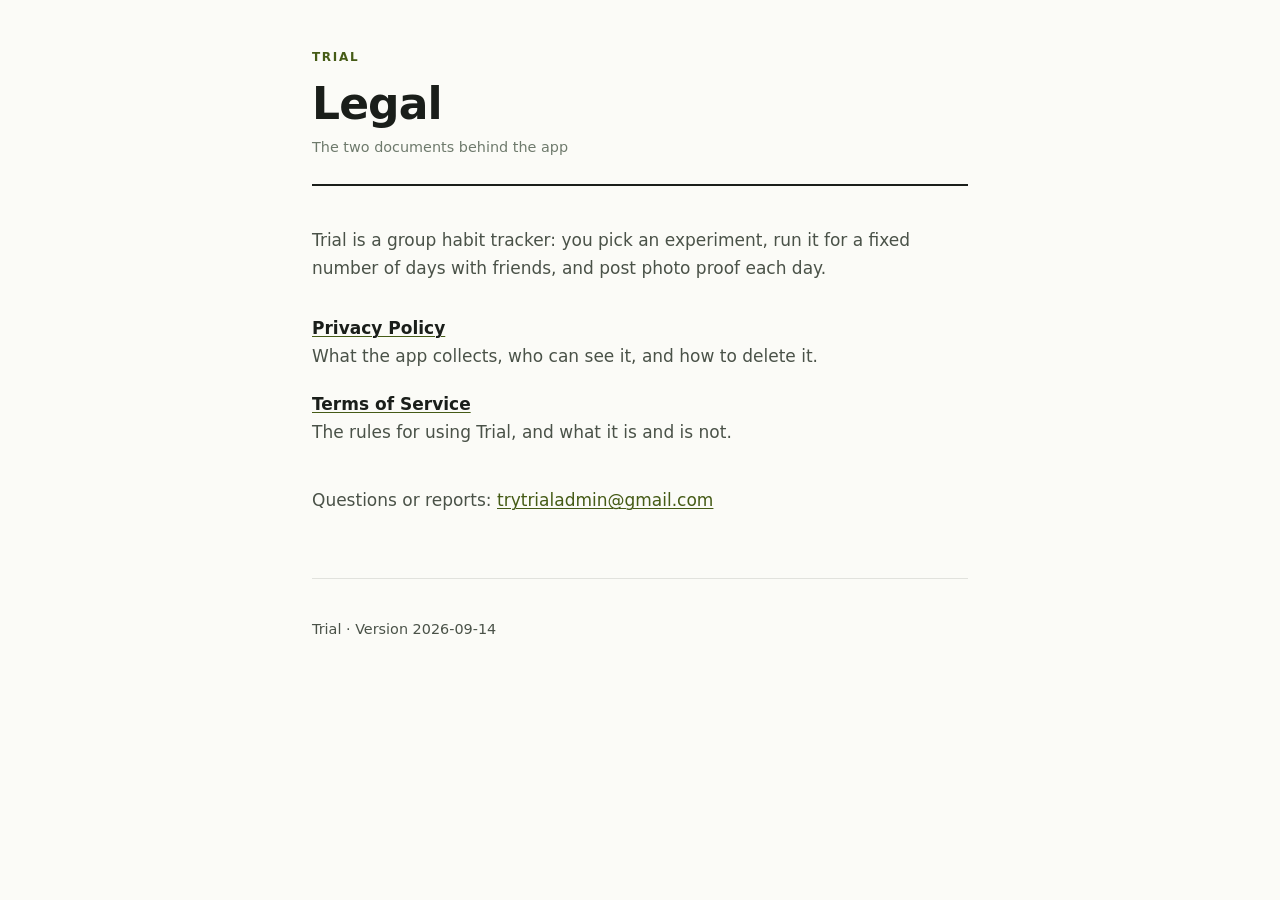
<file: index.html>
<!doctype html>
<html lang="en">
<head>
<meta charset="utf-8">
<meta name="viewport" content="width=device-width, initial-scale=1">
<title>Trial — Legal</title>
<link rel="stylesheet" href="style.css">
</head>
<body>
<div class="wrap">

<header>
  <p class="mark">Trial</p>
  <h1>Legal</h1>
  <p class="meta">The two documents behind the app</p>
</header>

<p>Trial is a group habit tracker: you pick an experiment, run it for a fixed number of
days with friends, and post photo proof each day.</p>

<p style="margin-top:2rem">
  <a href="privacy.html"><strong>Privacy Policy</strong></a><br>
  What the app collects, who can see it, and how to delete it.
</p>

<p style="margin-top:1.25rem">
  <a href="terms.html"><strong>Terms of Service</strong></a><br>
  The rules for using Trial, and what it is and is not.
</p>

<p style="margin-top:2.5rem">Questions or reports:
<a href="mailto:trytrialadmin@gmail.com">trytrialadmin@gmail.com</a></p>

<footer>
  <p>Trial · Version 2026-09-14</p>
</footer>

</div>
</body>
</html>
</file>
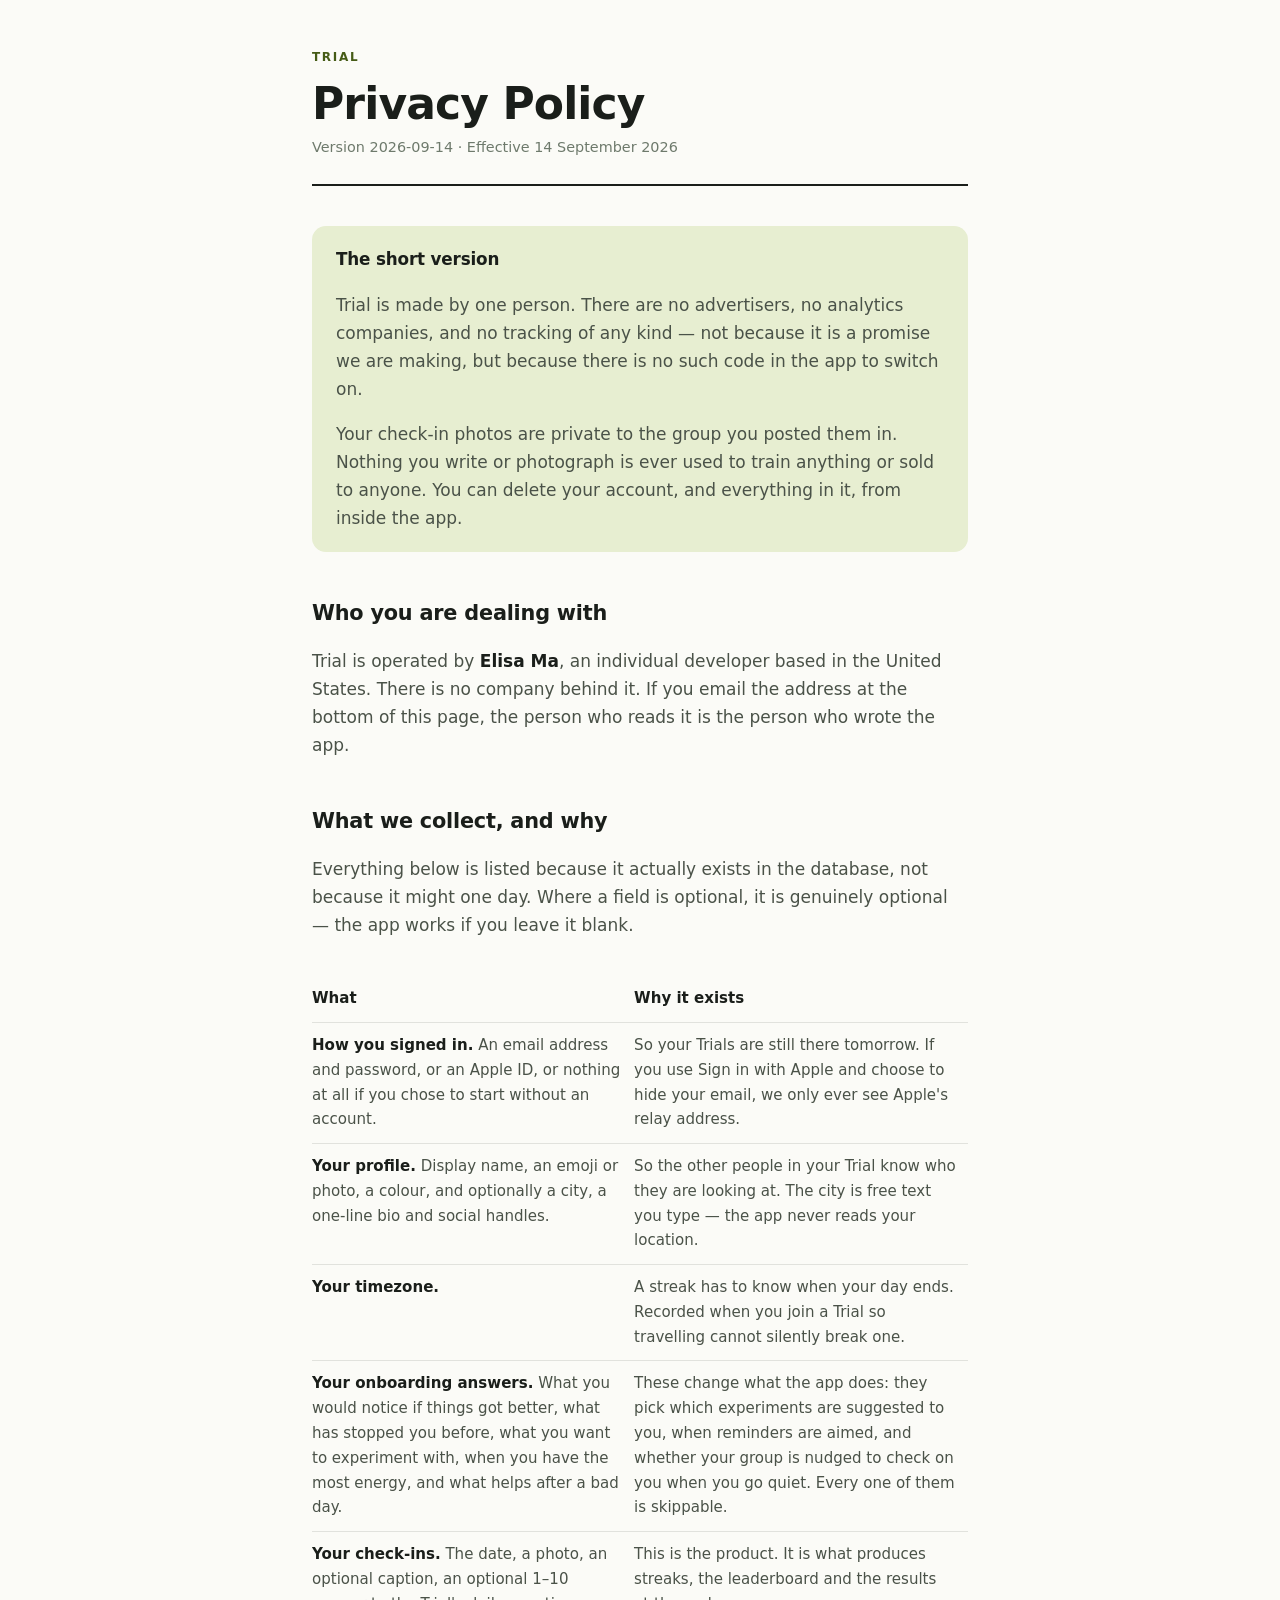
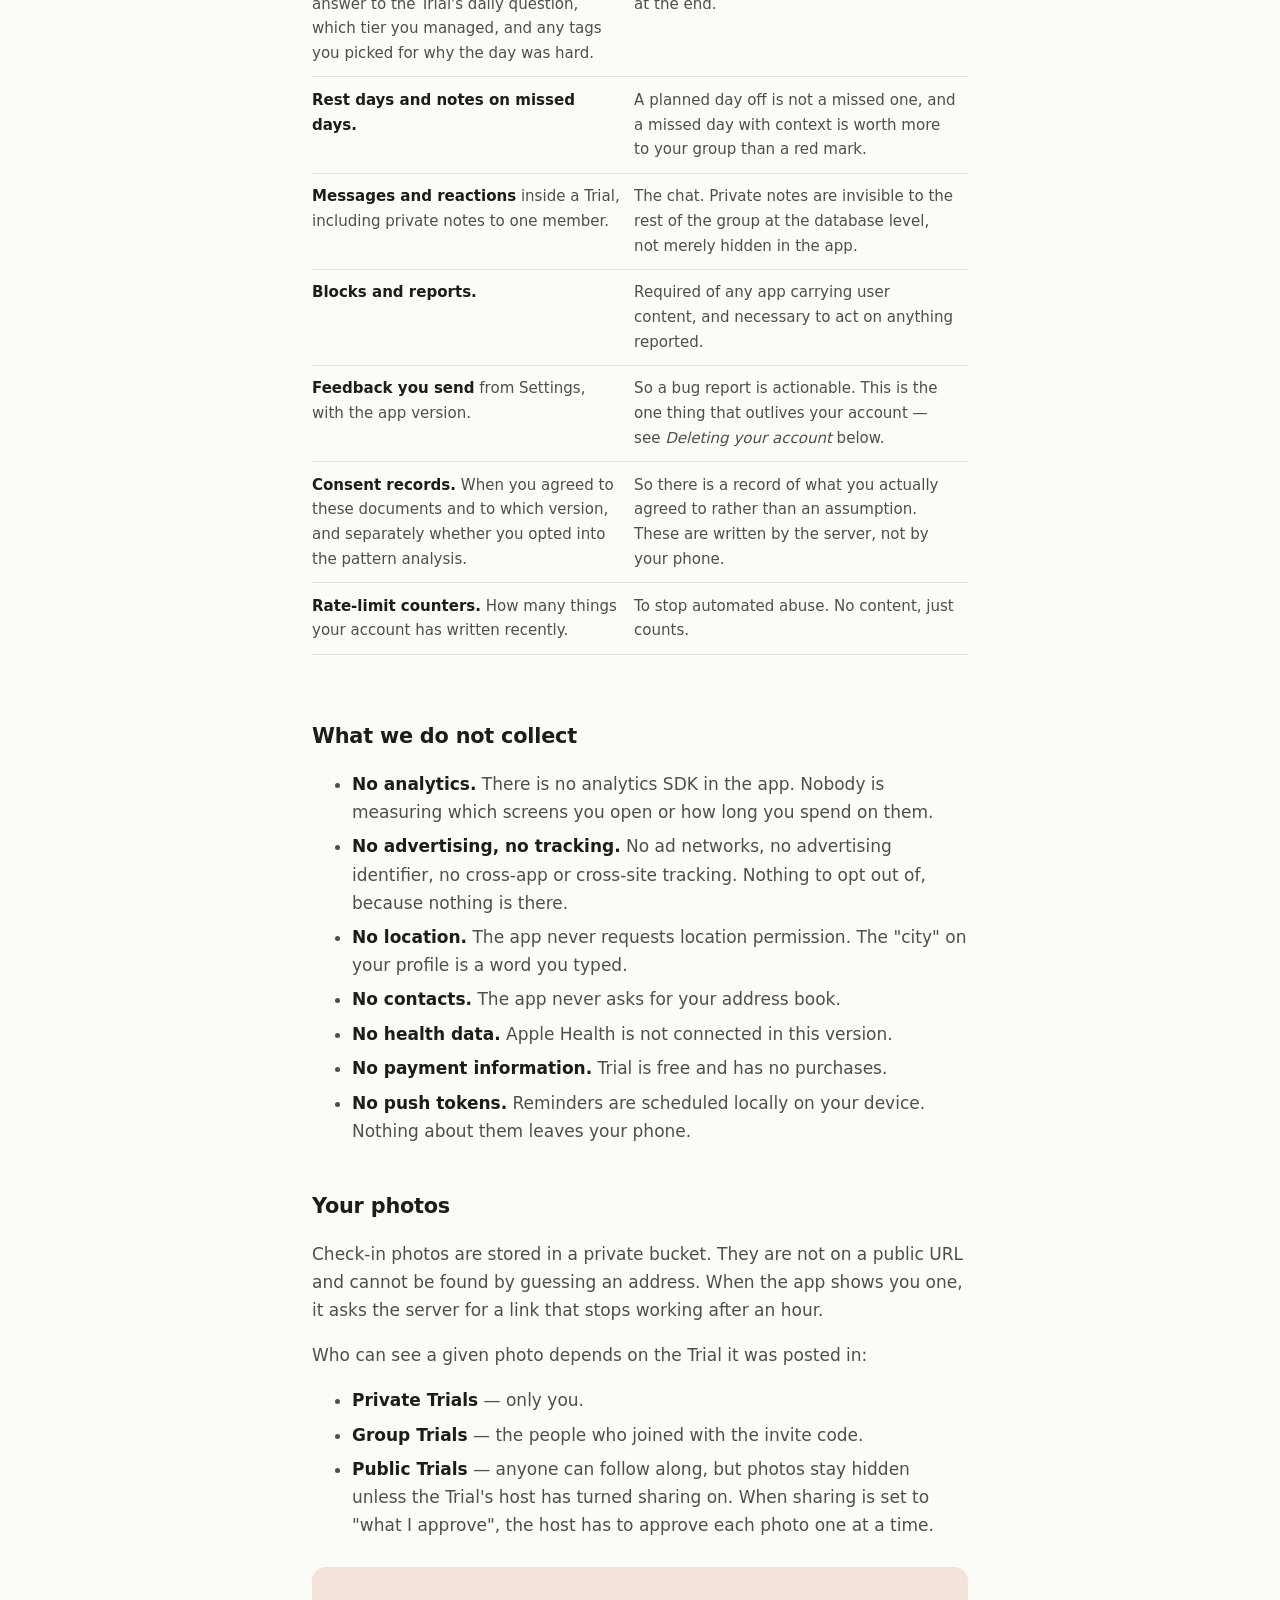
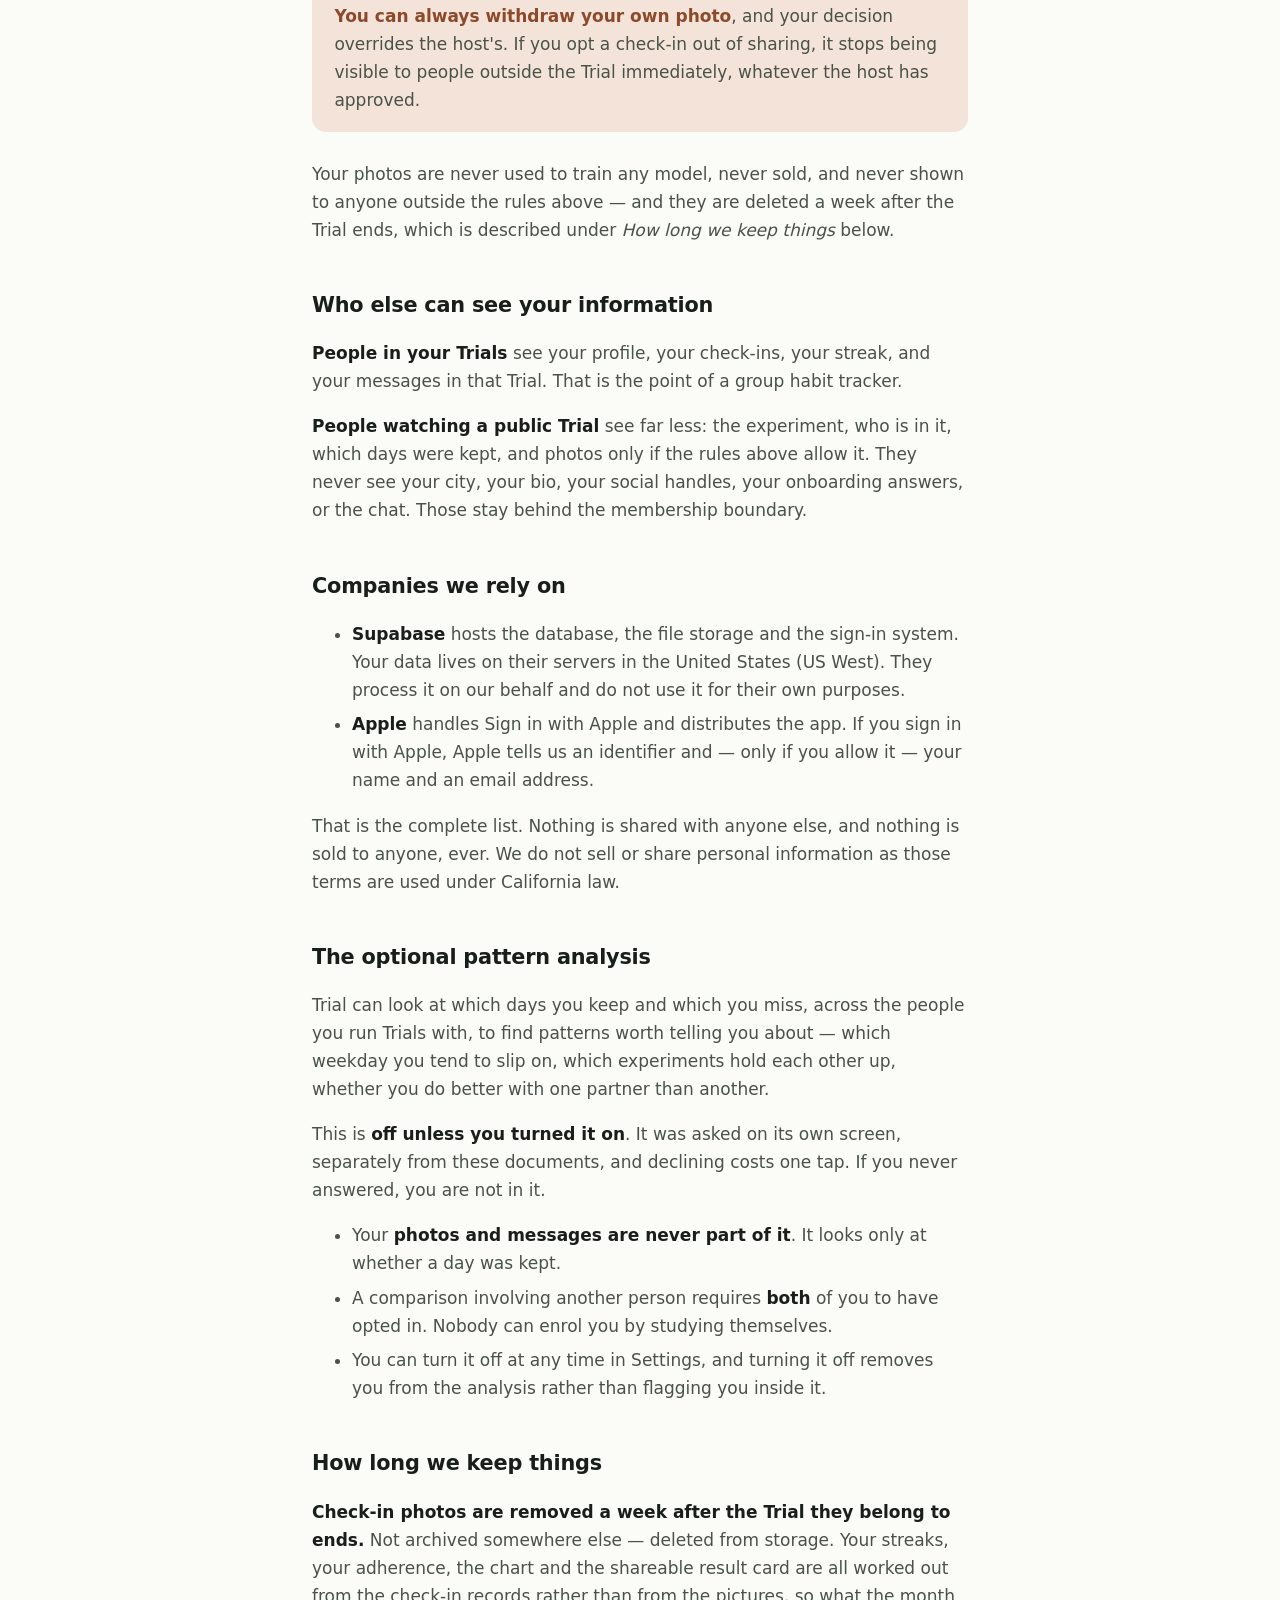
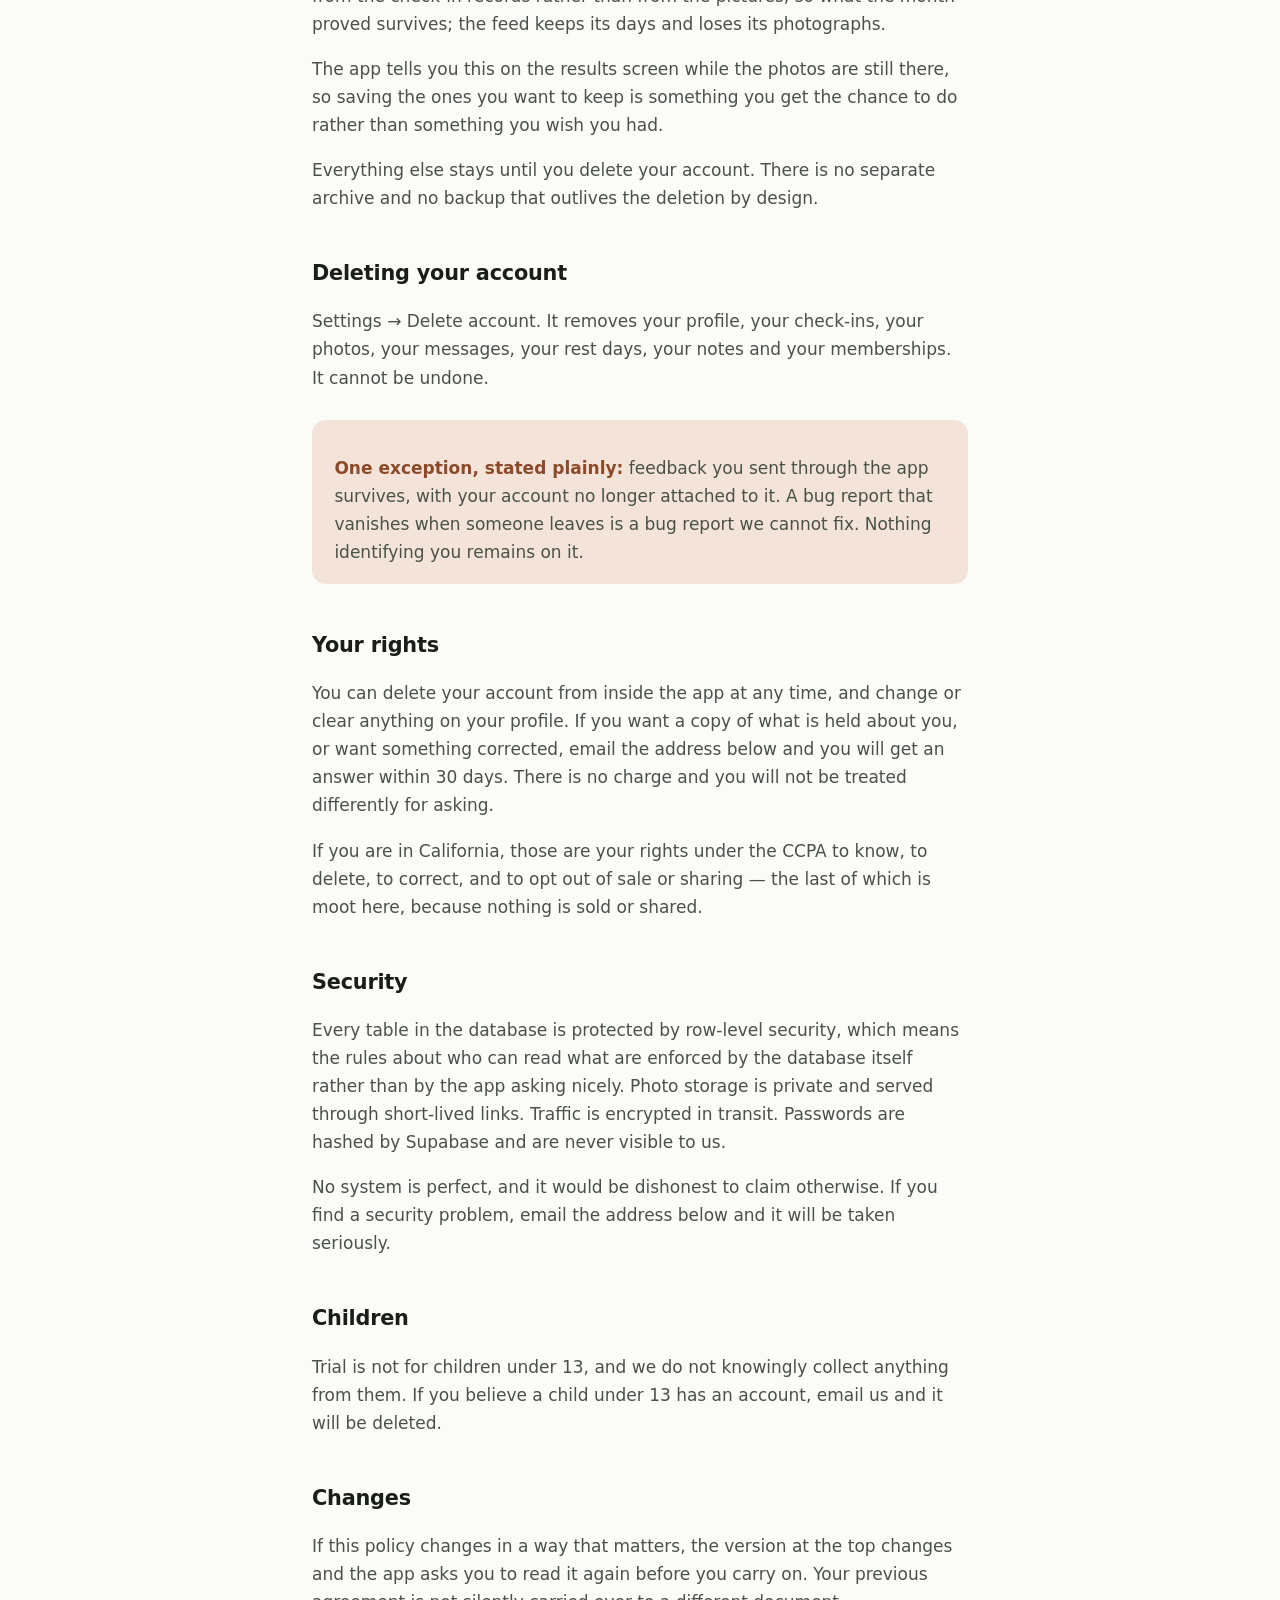
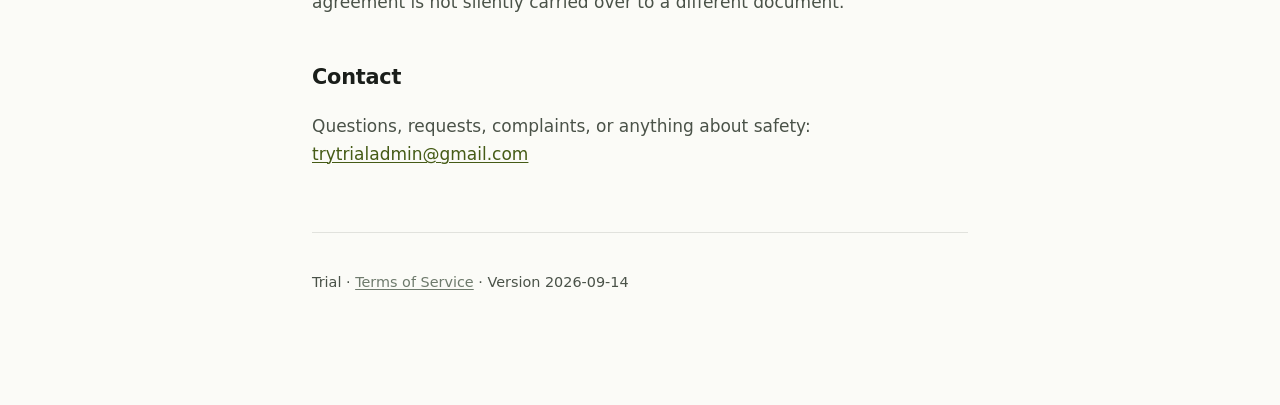
<file: privacy.html>
<!doctype html>
<html lang="en">
<head>
<meta charset="utf-8">
<meta name="viewport" content="width=device-width, initial-scale=1">
<title>Privacy Policy — Trial</title>
<link rel="stylesheet" href="style.css">
</head>
<body>
<div class="wrap">

<header>
  <p class="mark">Trial</p>
  <h1>Privacy Policy</h1>
  <p class="meta">Version 2026-09-14 · Effective 14 September 2026</p>
</header>

<div class="summary">
  <h2>The short version</h2>
  <p>Trial is made by one person. There are no advertisers, no analytics companies, and
  no tracking of any kind — not because it is a promise we are making, but because there
  is no such code in the app to switch on.</p>
  <p>Your check-in photos are private to the group you posted them in. Nothing you write
  or photograph is ever used to train anything or sold to anyone. You can delete your
  account, and everything in it, from inside the app.</p>
</div>

<h2>Who you are dealing with</h2>
<p>Trial is operated by <strong>Elisa Ma</strong>, an individual developer based in the
United States. There is no company behind it. If you email the address at the bottom of
this page, the person who reads it is the person who wrote the app.</p>

<h2>What we collect, and why</h2>
<p>Everything below is listed because it actually exists in the database, not because it
might one day. Where a field is optional, it is genuinely optional — the app works if you
leave it blank.</p>

<div class="scroll">
<table>
  <thead>
    <tr><th>What</th><th>Why it exists</th></tr>
  </thead>
  <tbody>
    <tr>
      <td><strong>How you signed in.</strong> An email address and password, or an Apple
      ID, or nothing at all if you chose to start without an account.</td>
      <td>So your Trials are still there tomorrow. If you use Sign in with Apple and
      choose to hide your email, we only ever see Apple's relay address.</td>
    </tr>
    <tr>
      <td><strong>Your profile.</strong> Display name, an emoji or photo, a colour, and
      optionally a city, a one-line bio and social handles.</td>
      <td>So the other people in your Trial know who they are looking at. The city is
      free text you type — the app never reads your location.</td>
    </tr>
    <tr>
      <td><strong>Your timezone.</strong></td>
      <td>A streak has to know when your day ends. Recorded when you join a Trial so
      travelling cannot silently break one.</td>
    </tr>
    <tr>
      <td><strong>Your onboarding answers.</strong> What you would notice if things got
      better, what has stopped you before, what you want to experiment with, when you
      have the most energy, and what helps after a bad day.</td>
      <td>These change what the app does: they pick which experiments are suggested to
      you, when reminders are aimed, and whether your group is nudged to check on you
      when you go quiet. Every one of them is skippable.</td>
    </tr>
    <tr>
      <td><strong>Your check-ins.</strong> The date, a photo, an optional caption, an
      optional 1–10 answer to the Trial's daily question, which tier you managed, and any
      tags you picked for why the day was hard.</td>
      <td>This is the product. It is what produces streaks, the leaderboard and the
      results at the end.</td>
    </tr>
    <tr>
      <td><strong>Rest days and notes on missed days.</strong></td>
      <td>A planned day off is not a missed one, and a missed day with context is worth
      more to your group than a red mark.</td>
    </tr>
    <tr>
      <td><strong>Messages and reactions</strong> inside a Trial, including private notes
      to one member.</td>
      <td>The chat. Private notes are invisible to the rest of the group at the database
      level, not merely hidden in the app.</td>
    </tr>
    <tr>
      <td><strong>Blocks and reports.</strong></td>
      <td>Required of any app carrying user content, and necessary to act on anything
      reported.</td>
    </tr>
    <tr>
      <td><strong>Feedback you send</strong> from Settings, with the app version.</td>
      <td>So a bug report is actionable. This is the one thing that outlives your account
      — see <em>Deleting your account</em> below.</td>
    </tr>
    <tr>
      <td><strong>Consent records.</strong> When you agreed to these documents and to
      which version, and separately whether you opted into the pattern analysis.</td>
      <td>So there is a record of what you actually agreed to rather than an assumption.
      These are written by the server, not by your phone.</td>
    </tr>
    <tr>
      <td><strong>Rate-limit counters.</strong> How many things your account has written
      recently.</td>
      <td>To stop automated abuse. No content, just counts.</td>
    </tr>
  </tbody>
</table>
</div>

<h2>What we do not collect</h2>
<ul>
  <li><strong>No analytics.</strong> There is no analytics SDK in the app. Nobody is
  measuring which screens you open or how long you spend on them.</li>
  <li><strong>No advertising, no tracking.</strong> No ad networks, no advertising
  identifier, no cross-app or cross-site tracking. Nothing to opt out of, because nothing
  is there.</li>
  <li><strong>No location.</strong> The app never requests location permission. The
  "city" on your profile is a word you typed.</li>
  <li><strong>No contacts.</strong> The app never asks for your address book.</li>
  <li><strong>No health data.</strong> Apple Health is not connected in this version.</li>
  <li><strong>No payment information.</strong> Trial is free and has no purchases.</li>
  <li><strong>No push tokens.</strong> Reminders are scheduled locally on your device.
  Nothing about them leaves your phone.</li>
</ul>

<h2>Your photos</h2>
<p>Check-in photos are stored in a private bucket. They are not on a public URL and cannot
be found by guessing an address. When the app shows you one, it asks the server for a link
that stops working after an hour.</p>
<p>Who can see a given photo depends on the Trial it was posted in:</p>
<ul>
  <li><strong>Private Trials</strong> — only you.</li>
  <li><strong>Group Trials</strong> — the people who joined with the invite code.</li>
  <li><strong>Public Trials</strong> — anyone can follow along, but photos stay hidden
  unless the Trial's host has turned sharing on. When sharing is set to "what I approve",
  the host has to approve each photo one at a time.</li>
</ul>
<div class="callout">
  <p><strong>You can always withdraw your own photo</strong>, and your decision overrides
  the host's. If you opt a check-in out of sharing, it stops being visible to people
  outside the Trial immediately, whatever the host has approved.</p>
</div>
<p>Your photos are never used to train any model, never sold, and never shown to anyone
outside the rules above — and they are deleted a week after the Trial ends, which is
described under <em>How long we keep things</em> below.</p>

<h2>Who else can see your information</h2>
<p><strong>People in your Trials</strong> see your profile, your check-ins, your streak,
and your messages in that Trial. That is the point of a group habit tracker.</p>
<p><strong>People watching a public Trial</strong> see far less: the experiment, who is in
it, which days were kept, and photos only if the rules above allow it. They never see your
city, your bio, your social handles, your onboarding answers, or the chat. Those stay
behind the membership boundary.</p>

<h2>Companies we rely on</h2>
<ul>
  <li><strong>Supabase</strong> hosts the database, the file storage and the sign-in
  system. Your data lives on their servers in the United States (US West). They process
  it on our behalf and do not use it for their own purposes.</li>
  <li><strong>Apple</strong> handles Sign in with Apple and distributes the app. If you
  sign in with Apple, Apple tells us an identifier and — only if you allow it — your name
  and an email address.</li>
</ul>
<p>That is the complete list. Nothing is shared with anyone else, and nothing is sold to
anyone, ever. We do not sell or share personal information as those terms are used under
California law.</p>

<h2>The optional pattern analysis</h2>
<p>Trial can look at which days you keep and which you miss, across the people you run
Trials with, to find patterns worth telling you about — which weekday you tend to slip on,
which experiments hold each other up, whether you do better with one partner than another.</p>
<p>This is <strong>off unless you turned it on</strong>. It was asked on its own screen,
separately from these documents, and declining costs one tap. If you never answered, you
are not in it.</p>
<ul>
  <li>Your <strong>photos and messages are never part of it</strong>. It looks only at
  whether a day was kept.</li>
  <li>A comparison involving another person requires <strong>both</strong> of you to have
  opted in. Nobody can enrol you by studying themselves.</li>
  <li>You can turn it off at any time in Settings, and turning it off removes you from the
  analysis rather than flagging you inside it.</li>
</ul>

<h2>How long we keep things</h2>
<p><strong>Check-in photos are removed a week after the Trial they belong to
ends.</strong> Not archived somewhere else — deleted from storage. Your streaks, your
adherence, the chart and the shareable result card are all worked out from the check-in
records rather than from the pictures, so what the month proved survives; the feed keeps
its days and loses its photographs.</p>
<p>The app tells you this on the results screen while the photos are still there, so
saving the ones you want to keep is something you get the chance to do rather than
something you wish you had.</p>
<p>Everything else stays until you delete your account. There is no separate archive and
no backup that outlives the deletion by design.</p>

<h2>Deleting your account</h2>
<p>Settings → Delete account. It removes your profile, your check-ins, your photos, your
messages, your rest days, your notes and your memberships. It cannot be undone.</p>
<div class="callout">
  <p><strong>One exception, stated plainly:</strong> feedback you sent through the app
  survives, with your account no longer attached to it. A bug report that vanishes when
  someone leaves is a bug report we cannot fix. Nothing identifying you remains on it.</p>
</div>

<h2>Your rights</h2>
<p>You can delete your account from inside the app at any time, and change or clear
anything on your profile. If you want a copy of what is held about you, or want something
corrected, email the address below and you will get an answer within 30 days. There is no
charge and you will not be treated differently for asking.</p>
<p>If you are in California, those are your rights under the CCPA to know, to delete, to
correct, and to opt out of sale or sharing — the last of which is moot here, because
nothing is sold or shared.</p>

<h2>Security</h2>
<p>Every table in the database is protected by row-level security, which means the rules
about who can read what are enforced by the database itself rather than by the app asking
nicely. Photo storage is private and served through short-lived links. Traffic is
encrypted in transit. Passwords are hashed by Supabase and are never visible to us.</p>
<p>No system is perfect, and it would be dishonest to claim otherwise. If you find a
security problem, email the address below and it will be taken seriously.</p>

<h2>Children</h2>
<p>Trial is not for children under 13, and we do not knowingly collect anything from them.
If you believe a child under 13 has an account, email us and it will be deleted.</p>

<h2>Changes</h2>
<p>If this policy changes in a way that matters, the version at the top changes and the app
asks you to read it again before you carry on. Your previous agreement is not silently
carried over to a different document.</p>

<h2>Contact</h2>
<p>Questions, requests, complaints, or anything about safety:
<a href="mailto:trytrialadmin@gmail.com">trytrialadmin@gmail.com</a></p>

<footer>
  <p>Trial · <a href="terms.html">Terms of Service</a> · Version 2026-09-14</p>
</footer>

</div>
</body>
</html>
</file>
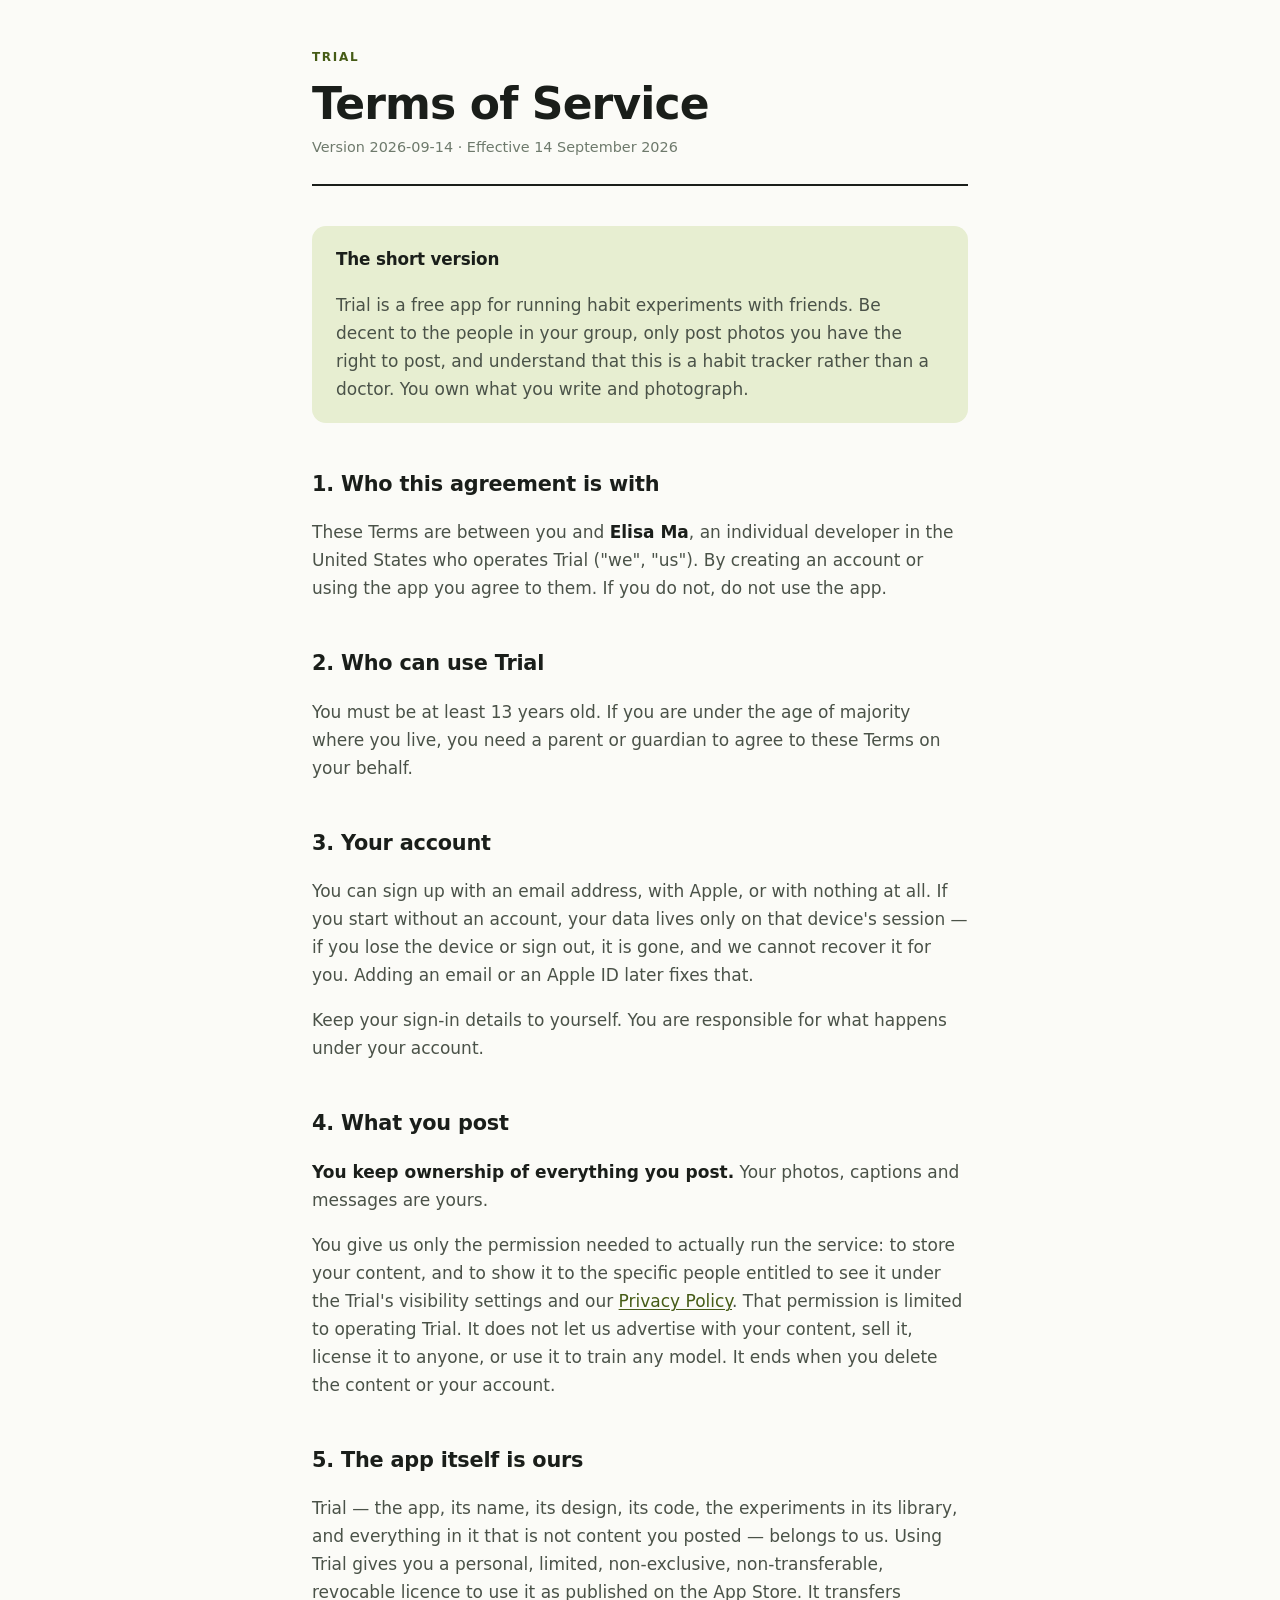
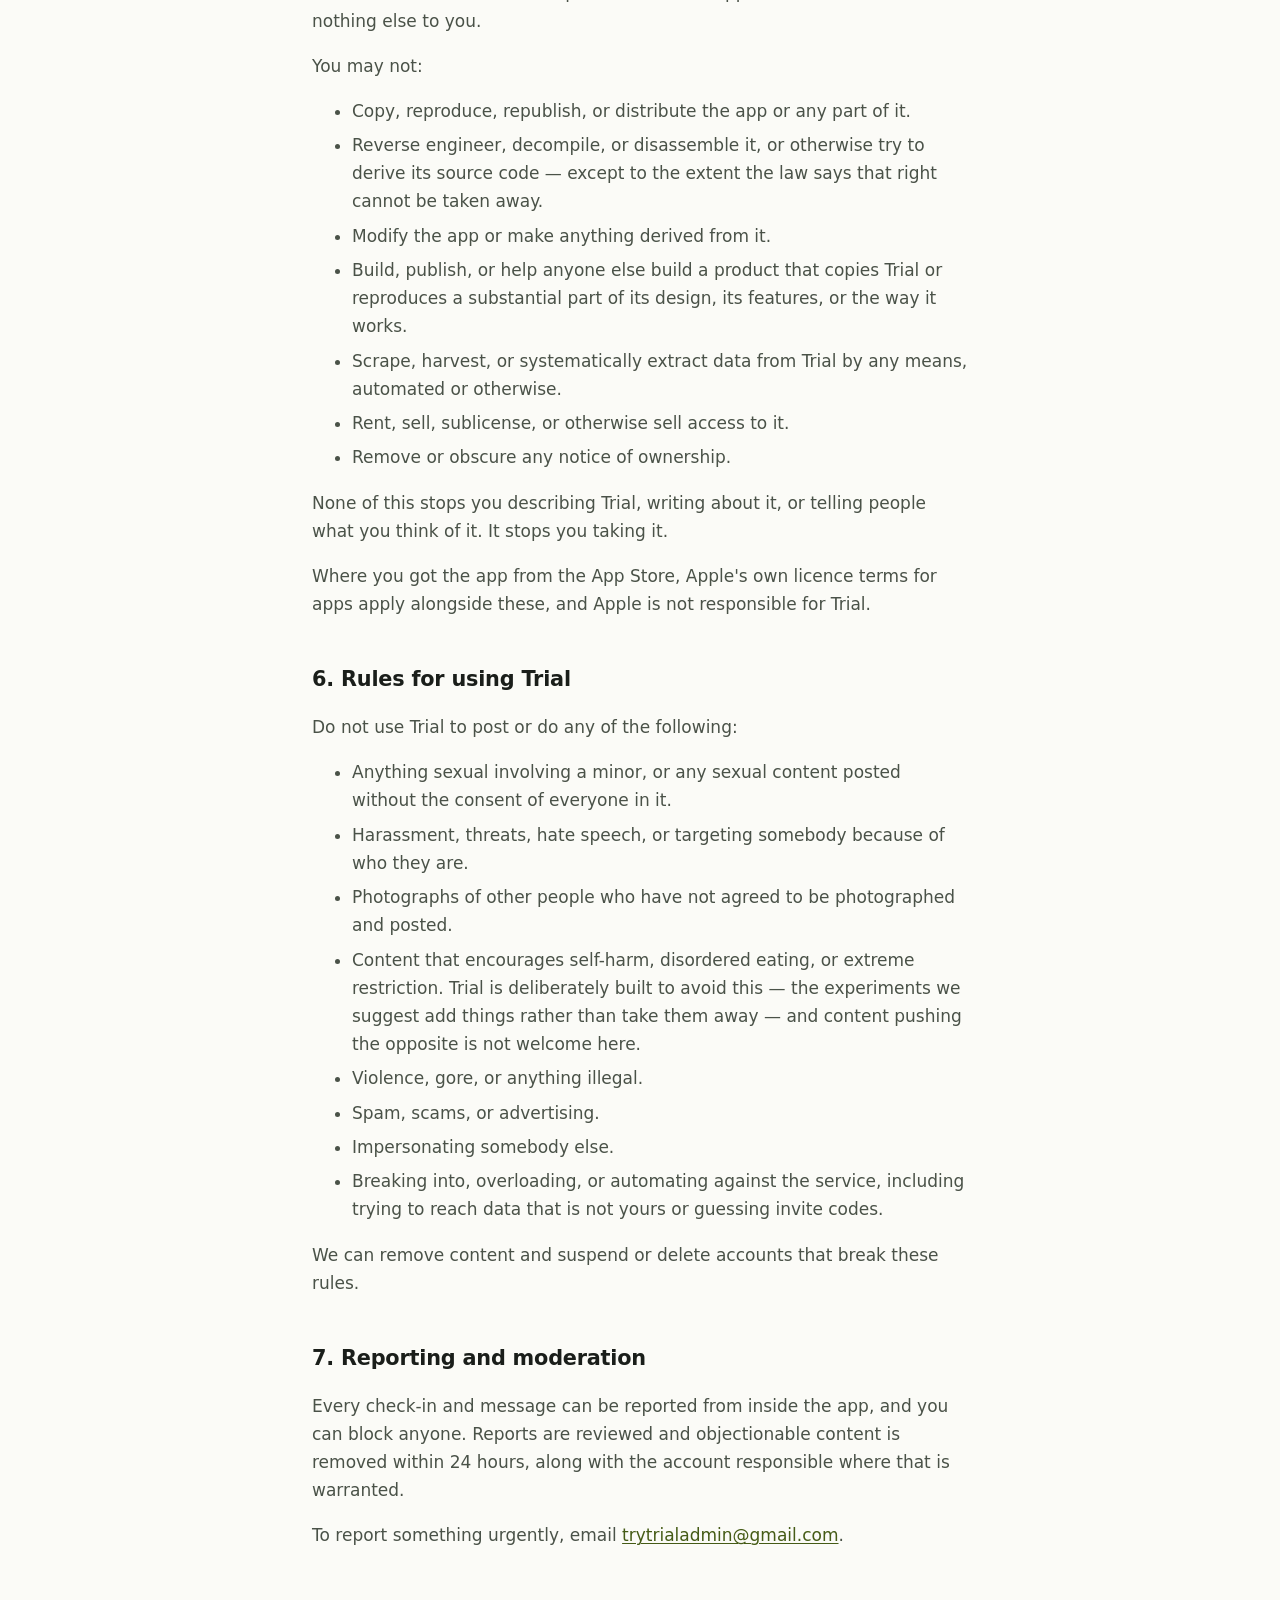
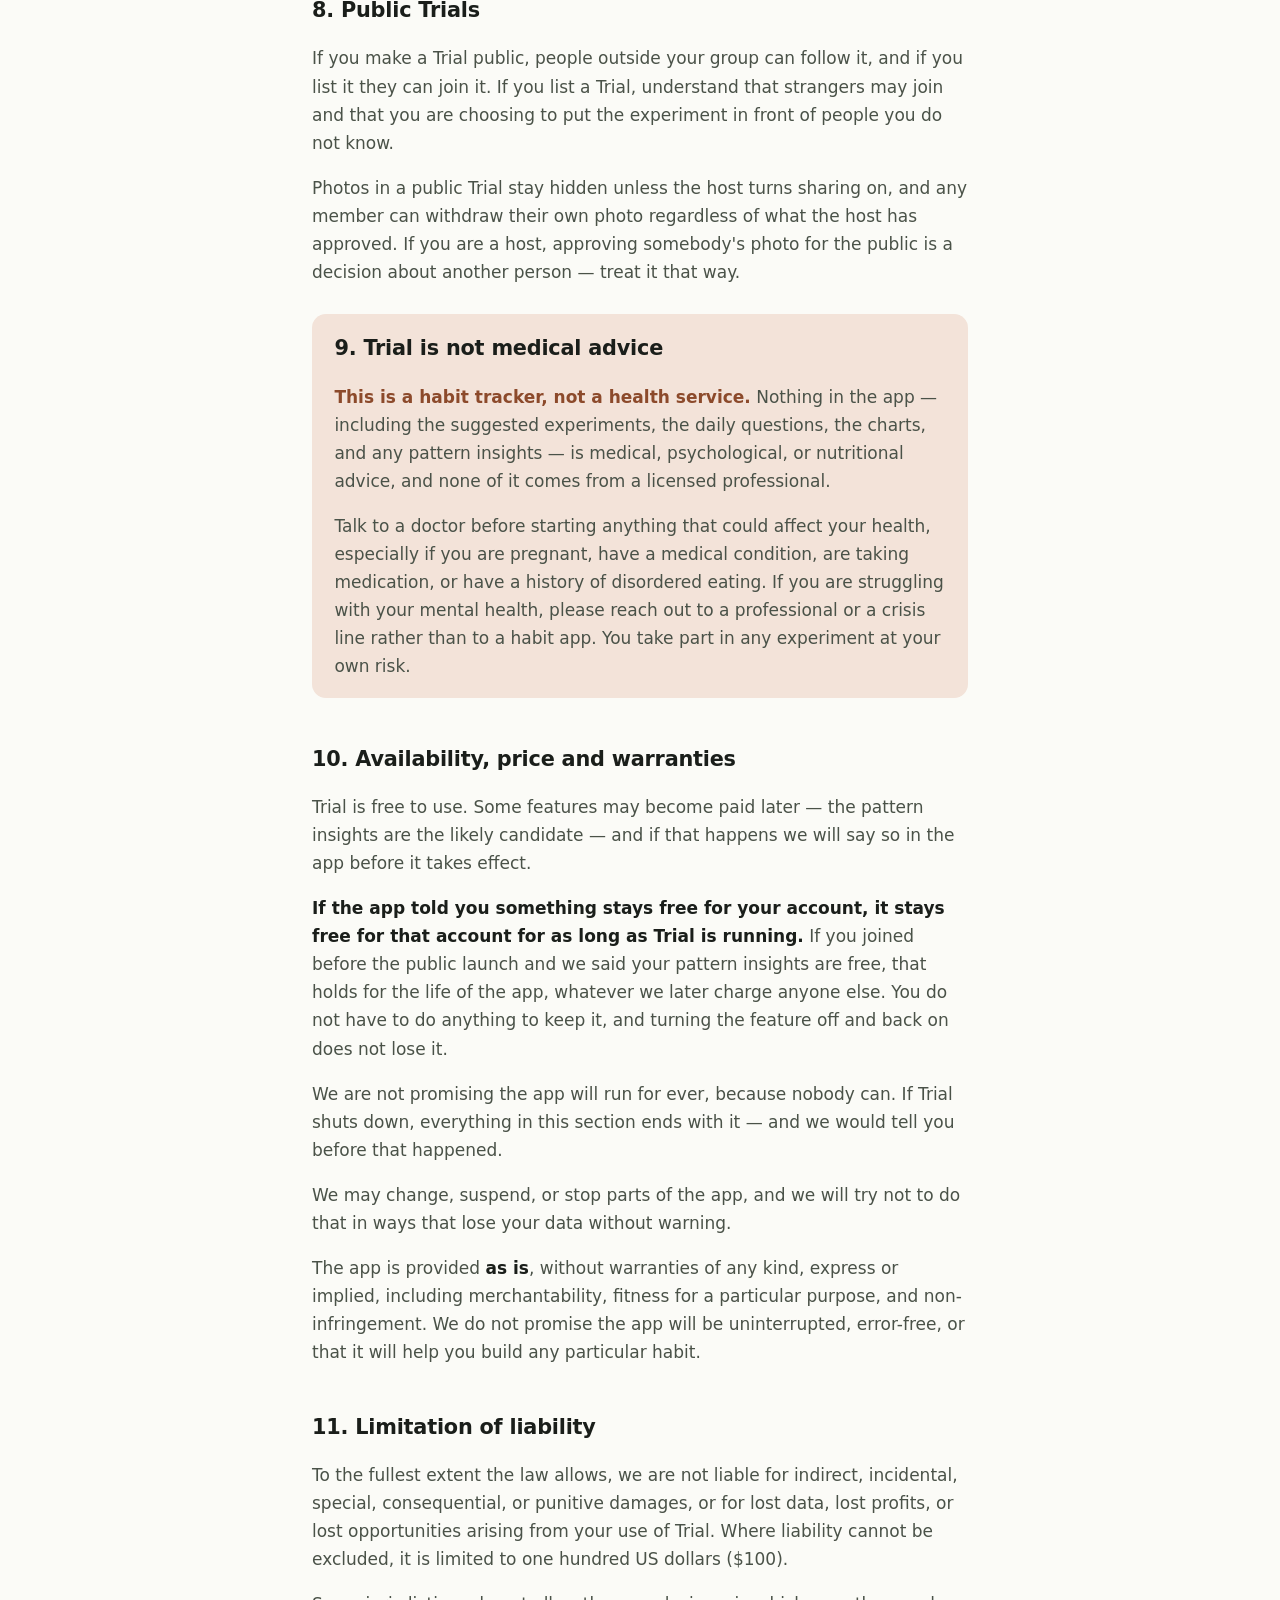
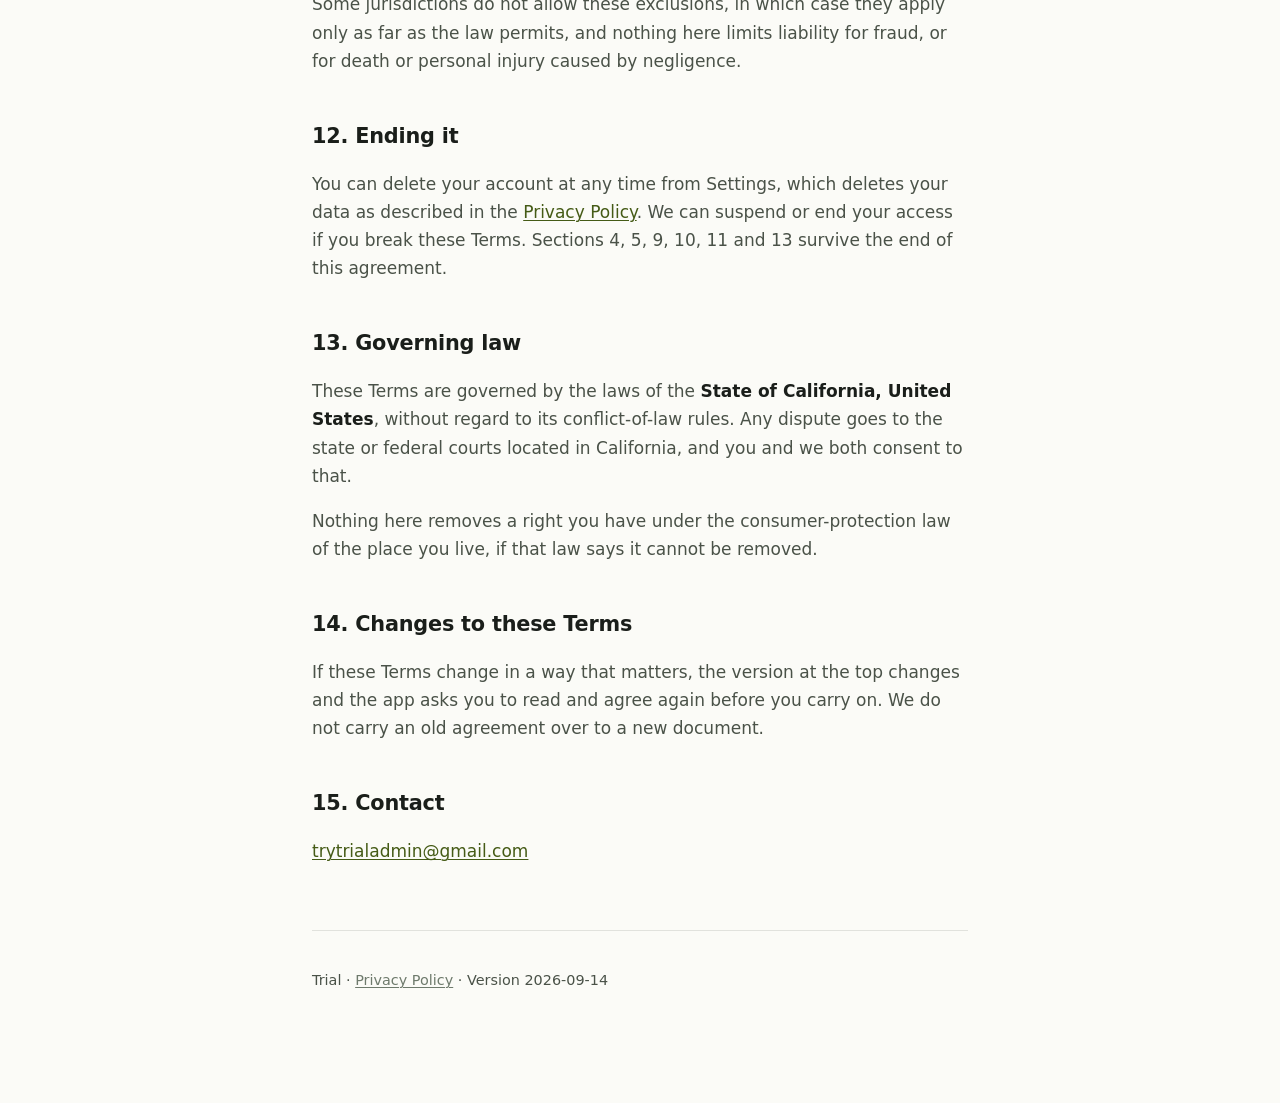
<file: terms.html>
<!doctype html>
<html lang="en">
<head>
<meta charset="utf-8">
<meta name="viewport" content="width=device-width, initial-scale=1">
<title>Terms of Service — Trial</title>
<link rel="stylesheet" href="style.css">
</head>
<body>
<div class="wrap">

<header>
  <p class="mark">Trial</p>
  <h1>Terms of Service</h1>
  <p class="meta">Version 2026-09-14 · Effective 14 September 2026</p>
</header>

<div class="summary">
  <h2>The short version</h2>
  <p>Trial is a free app for running habit experiments with friends. Be decent to the
  people in your group, only post photos you have the right to post, and understand that
  this is a habit tracker rather than a doctor. You own what you write and photograph.</p>
</div>

<h2>1. Who this agreement is with</h2>
<p>These Terms are between you and <strong>Elisa Ma</strong>, an individual developer in
the United States who operates Trial ("we", "us"). By creating an account or using the app
you agree to them. If you do not, do not use the app.</p>

<h2>2. Who can use Trial</h2>
<p>You must be at least 13 years old. If you are under the age of majority where you live,
you need a parent or guardian to agree to these Terms on your behalf.</p>

<h2>3. Your account</h2>
<p>You can sign up with an email address, with Apple, or with nothing at all. If you start
without an account, your data lives only on that device's session — if you lose the device
or sign out, it is gone, and we cannot recover it for you. Adding an email or an Apple ID
later fixes that.</p>
<p>Keep your sign-in details to yourself. You are responsible for what happens under your
account.</p>

<h2>4. What you post</h2>
<p><strong>You keep ownership of everything you post.</strong> Your photos, captions and
messages are yours.</p>
<p>You give us only the permission needed to actually run the service: to store your
content, and to show it to the specific people entitled to see it under the Trial's
visibility settings and our
<a href="privacy.html">Privacy Policy</a>. That permission is limited to operating Trial.
It does not let us advertise with your content, sell it, license it to anyone, or use it
to train any model. It ends when you delete the content or your account.</p>

<h2>5. The app itself is ours</h2>
<p>Trial — the app, its name, its design, its code, the experiments in its library, and
everything in it that is not content you posted — belongs to us. Using Trial gives you a
personal, limited, non-exclusive, non-transferable, revocable licence to use it as
published on the App Store. It transfers nothing else to you.</p>
<p>You may not:</p>
<ul>
  <li>Copy, reproduce, republish, or distribute the app or any part of it.</li>
  <li>Reverse engineer, decompile, or disassemble it, or otherwise try to derive its
  source code — except to the extent the law says that right cannot be taken away.</li>
  <li>Modify the app or make anything derived from it.</li>
  <li>Build, publish, or help anyone else build a product that copies Trial or reproduces
  a substantial part of its design, its features, or the way it works.</li>
  <li>Scrape, harvest, or systematically extract data from Trial by any means, automated
  or otherwise.</li>
  <li>Rent, sell, sublicense, or otherwise sell access to it.</li>
  <li>Remove or obscure any notice of ownership.</li>
</ul>
<p>None of this stops you describing Trial, writing about it, or telling people what you
think of it. It stops you taking it.</p>
<p>Where you got the app from the App Store, Apple's own licence terms for apps apply
alongside these, and Apple is not responsible for Trial.</p>

<h2>6. Rules for using Trial</h2>
<p>Do not use Trial to post or do any of the following:</p>
<ul>
  <li>Anything sexual involving a minor, or any sexual content posted without the consent
  of everyone in it.</li>
  <li>Harassment, threats, hate speech, or targeting somebody because of who they are.</li>
  <li>Photographs of other people who have not agreed to be photographed and posted.</li>
  <li>Content that encourages self-harm, disordered eating, or extreme restriction. Trial
  is deliberately built to avoid this — the experiments we suggest add things rather than
  take them away — and content pushing the opposite is not welcome here.</li>
  <li>Violence, gore, or anything illegal.</li>
  <li>Spam, scams, or advertising.</li>
  <li>Impersonating somebody else.</li>
  <li>Breaking into, overloading, or automating against the service, including trying to
  reach data that is not yours or guessing invite codes.</li>
</ul>
<p>We can remove content and suspend or delete accounts that break these rules.</p>

<h2>7. Reporting and moderation</h2>
<p>Every check-in and message can be reported from inside the app, and you can block
anyone. Reports are reviewed and objectionable content is removed within 24 hours, along
with the account responsible where that is warranted.</p>
<p>To report something urgently, email
<a href="mailto:trytrialadmin@gmail.com">trytrialadmin@gmail.com</a>.</p>

<h2>8. Public Trials</h2>
<p>If you make a Trial public, people outside your group can follow it, and if you list it
they can join it. If you list a Trial, understand that strangers may join and that you are
choosing to put the experiment in front of people you do not know.</p>
<p>Photos in a public Trial stay hidden unless the host turns sharing on, and any member
can withdraw their own photo regardless of what the host has approved. If you are a host,
approving somebody's photo for the public is a decision about another person — treat it
that way.</p>

<div class="callout">
  <h2 style="margin-top:0">9. Trial is not medical advice</h2>
  <p><strong>This is a habit tracker, not a health service.</strong> Nothing in the app —
  including the suggested experiments, the daily questions, the charts, and any pattern
  insights — is medical, psychological, or nutritional advice, and none of it comes from a
  licensed professional.</p>
  <p>Talk to a doctor before starting anything that could affect your health, especially if
  you are pregnant, have a medical condition, are taking medication, or have a history of
  disordered eating. If you are struggling with your mental health, please reach out to a
  professional or a crisis line rather than to a habit app. You take part in any experiment
  at your own risk.</p>
</div>

<h2>10. Availability, price and warranties</h2>
<p>Trial is free to use. Some features may become paid later — the pattern insights are
the likely candidate — and if that happens we will say so in the app before it takes
effect.</p>
<p><strong>If the app told you something stays free for your account, it stays free for
that account for as long as Trial is running.</strong> If you joined before the public
launch and we said your pattern insights are free, that holds for the life of the app,
whatever we later charge anyone else. You do not have to do anything to keep it, and
turning the feature off and back on does not lose it.</p>
<p>We are not promising the app will run for ever, because nobody can. If Trial shuts
down, everything in this section ends with it — and we would tell you before that
happened.</p>
<p>We may change, suspend, or stop parts of the app, and we will try not to do that in
ways that lose your data without warning.</p>
<p>The app is provided <strong>as is</strong>, without warranties of any kind, express or
implied, including merchantability, fitness for a particular purpose, and
non-infringement. We do not promise the app will be uninterrupted, error-free, or that it
will help you build any particular habit.</p>

<h2>11. Limitation of liability</h2>
<p>To the fullest extent the law allows, we are not liable for indirect, incidental,
special, consequential, or punitive damages, or for lost data, lost profits, or lost
opportunities arising from your use of Trial. Where liability cannot be excluded, it is
limited to one hundred US dollars ($100).</p>
<p>Some jurisdictions do not allow these exclusions, in which case they apply only as far
as the law permits, and nothing here limits liability for fraud, or for death or personal
injury caused by negligence.</p>

<h2>12. Ending it</h2>
<p>You can delete your account at any time from Settings, which deletes your data as
described in the <a href="privacy.html">Privacy Policy</a>. We can suspend or end your
access if you break these Terms. Sections 4, 5, 9, 10, 11 and 13 survive the end of this
agreement.</p>

<h2>13. Governing law</h2>
<p>These Terms are governed by the laws of the <strong>State of California, United
States</strong>, without regard to its conflict-of-law rules. Any dispute goes to the state
or federal courts located in California, and you and we both consent to that.</p>
<p>Nothing here removes a right you have under the consumer-protection law of the place
you live, if that law says it cannot be removed.</p>

<h2>14. Changes to these Terms</h2>
<p>If these Terms change in a way that matters, the version at the top changes and the app
asks you to read and agree again before you carry on. We do not carry an old agreement
over to a new document.</p>

<h2>15. Contact</h2>
<p><a href="mailto:trytrialadmin@gmail.com">trytrialadmin@gmail.com</a></p>

<footer>
  <p>Trial · <a href="privacy.html">Privacy Policy</a> · Version 2026-09-14</p>
</footer>

</div>
</body>
</html>
</file>
<file: style.css>
/* Shared styling for the two legal pages.
   Plain, readable, and theme-aware. A policy nobody can read fails at the only
   thing it exists to do, so the type is sized for reading rather than for
   getting through review. */

:root {
    color-scheme: light dark;

    --ink: #1A1E1A;
    --ink-soft: #4A5248;
    --ink-faint: #6E7A6C;
    --ground: #FBFBF7;
    --panel: #FFFFFF;
    --rule: rgba(36, 40, 35, 0.12);
    --accent: #455B16;
    --accent-wash: #E7EED1;
    --warn-wash: #F3E3D9;
    --warn-ink: #8C4A2B;
}

@media (prefers-color-scheme: dark) {
    :root {
        --ink: #EFF3E9;
        --ink-soft: #B8C2B4;
        --ink-faint: #8A947F;
        --ground: #0F120E;
        --panel: #171B15;
        --rule: rgba(239, 243, 233, 0.14);
        --accent: #C6DD62;
        --accent-wash: #293218;
        --warn-wash: #32200F;
        --warn-ink: #E5A57E;
    }
}

* { box-sizing: border-box; }

body {
    margin: 0;
    background: var(--ground);
    color: var(--ink);
    font: 17px/1.65 -apple-system, BlinkMacSystemFont, "Segoe UI", system-ui, sans-serif;
    -webkit-text-size-adjust: 100%;
}

.wrap {
    max-width: 44rem;
    margin: 0 auto;
    padding: 3rem 1.5rem 6rem;
}

header {
    border-bottom: 2px solid var(--ink);
    padding-bottom: 1.5rem;
    margin-bottom: 2.5rem;
}

.mark {
    font-size: 0.75rem;
    font-weight: 700;
    letter-spacing: 0.14em;
    text-transform: uppercase;
    color: var(--accent);
    margin: 0 0 0.75rem;
}

h1 {
    font-size: clamp(2rem, 6vw, 2.75rem);
    line-height: 1.1;
    margin: 0 0 0.5rem;
    letter-spacing: -0.02em;
    text-wrap: balance;
}

.meta {
    color: var(--ink-faint);
    font-size: 0.9rem;
    margin: 0;
}

h2 {
    font-size: 1.3rem;
    margin: 2.75rem 0 0.75rem;
    letter-spacing: -0.01em;
    text-wrap: balance;
}

h3 {
    font-size: 1.05rem;
    margin: 1.75rem 0 0.5rem;
}

p, li { color: var(--ink-soft); }
li { margin-bottom: 0.4rem; }
strong { color: var(--ink); font-weight: 650; }

a { color: var(--accent); text-decoration-thickness: 1px; text-underline-offset: 2px; }
a:focus-visible { outline: 2px solid var(--accent); outline-offset: 3px; border-radius: 2px; }

.summary {
    background: var(--accent-wash);
    border-radius: 14px;
    padding: 1.25rem 1.5rem;
    margin: 2rem 0;
}
.summary p:last-child { margin-bottom: 0; }
.summary h2 { margin-top: 0; font-size: 1.05rem; }

.callout {
    background: var(--warn-wash);
    border-radius: 14px;
    padding: 1.1rem 1.4rem;
    margin: 1.75rem 0;
}
.callout strong { color: var(--warn-ink); }
.callout p:last-child { margin-bottom: 0; }

table {
    width: 100%;
    border-collapse: collapse;
    margin: 1.25rem 0;
    font-size: 0.94rem;
}
th, td {
    text-align: left;
    padding: 0.65rem 0.75rem 0.65rem 0;
    border-bottom: 1px solid var(--rule);
    vertical-align: top;
    color: var(--ink-soft);
}
th { color: var(--ink); font-weight: 650; }
.scroll { overflow-x: auto; }

footer {
    margin-top: 4rem;
    padding-top: 1.5rem;
    border-top: 1px solid var(--rule);
    color: var(--ink-faint);
    font-size: 0.9rem;
}
footer a { color: var(--ink-faint); }
</file>
